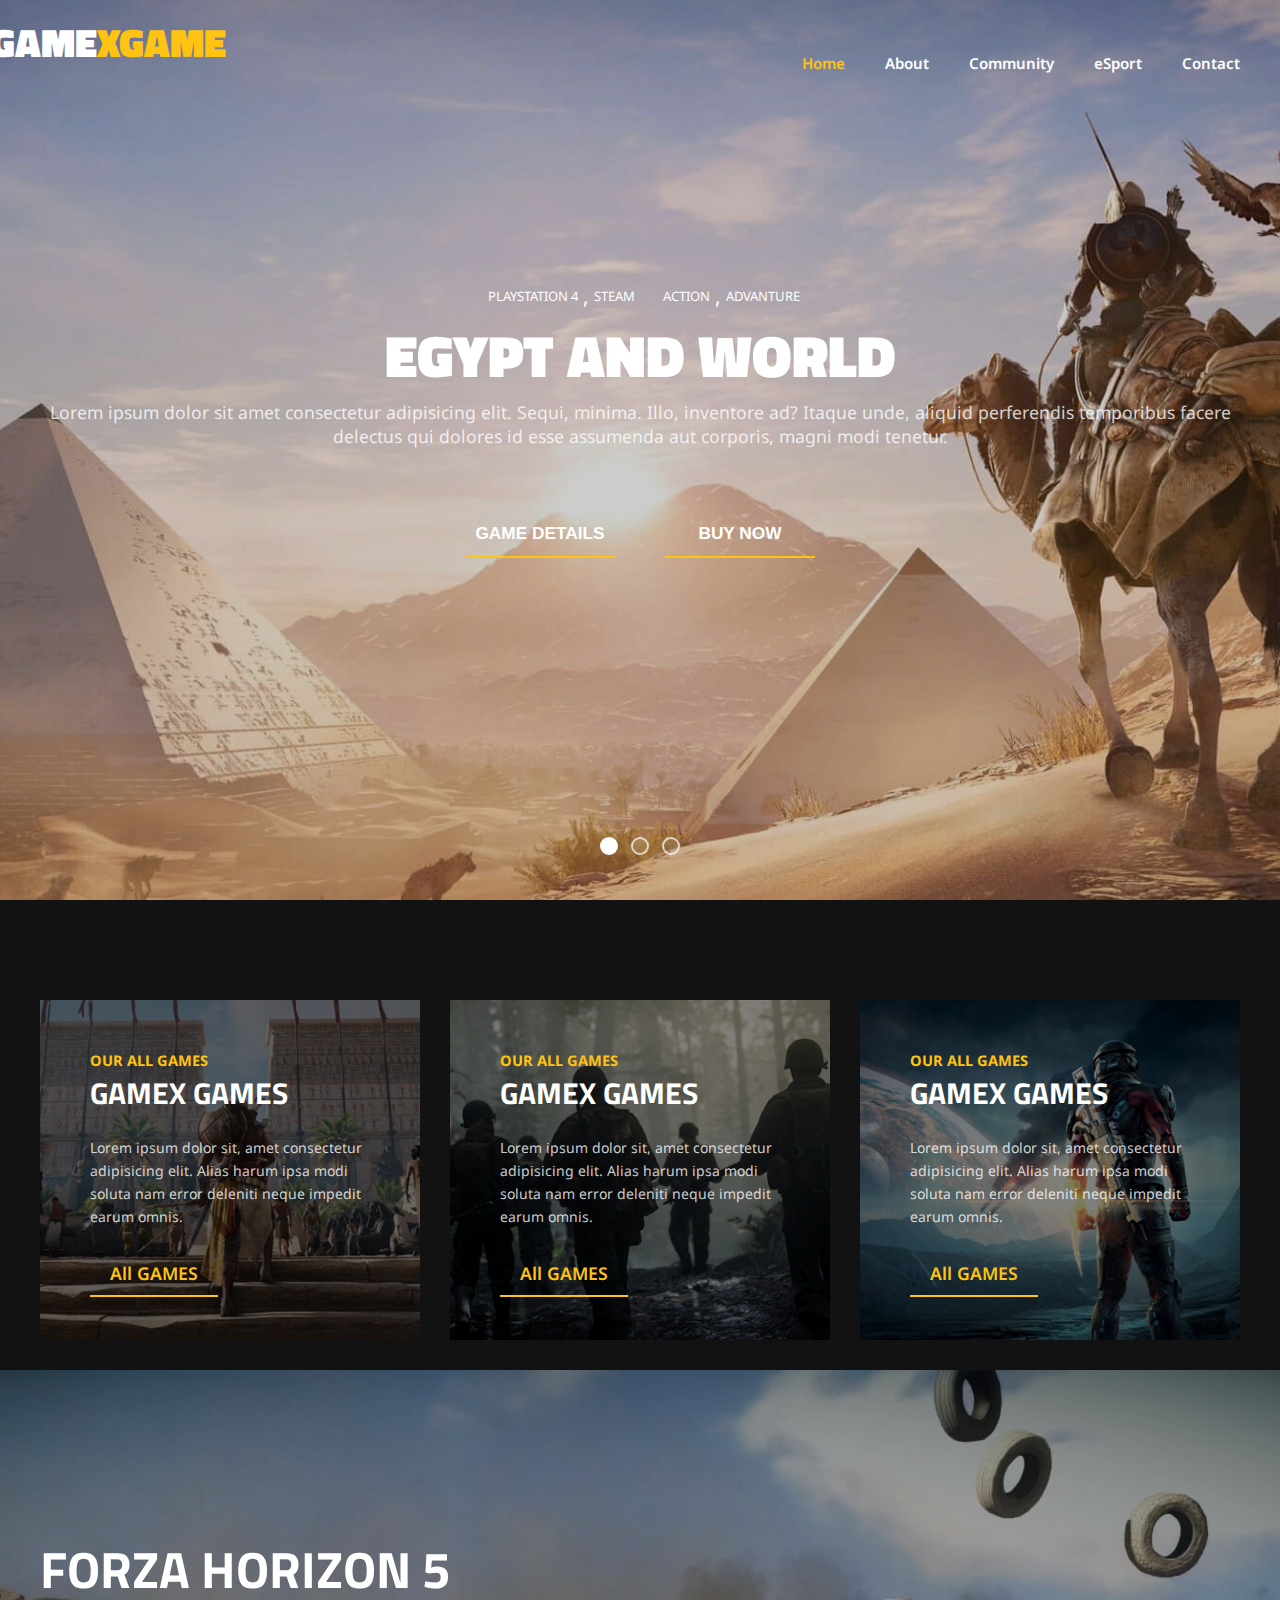
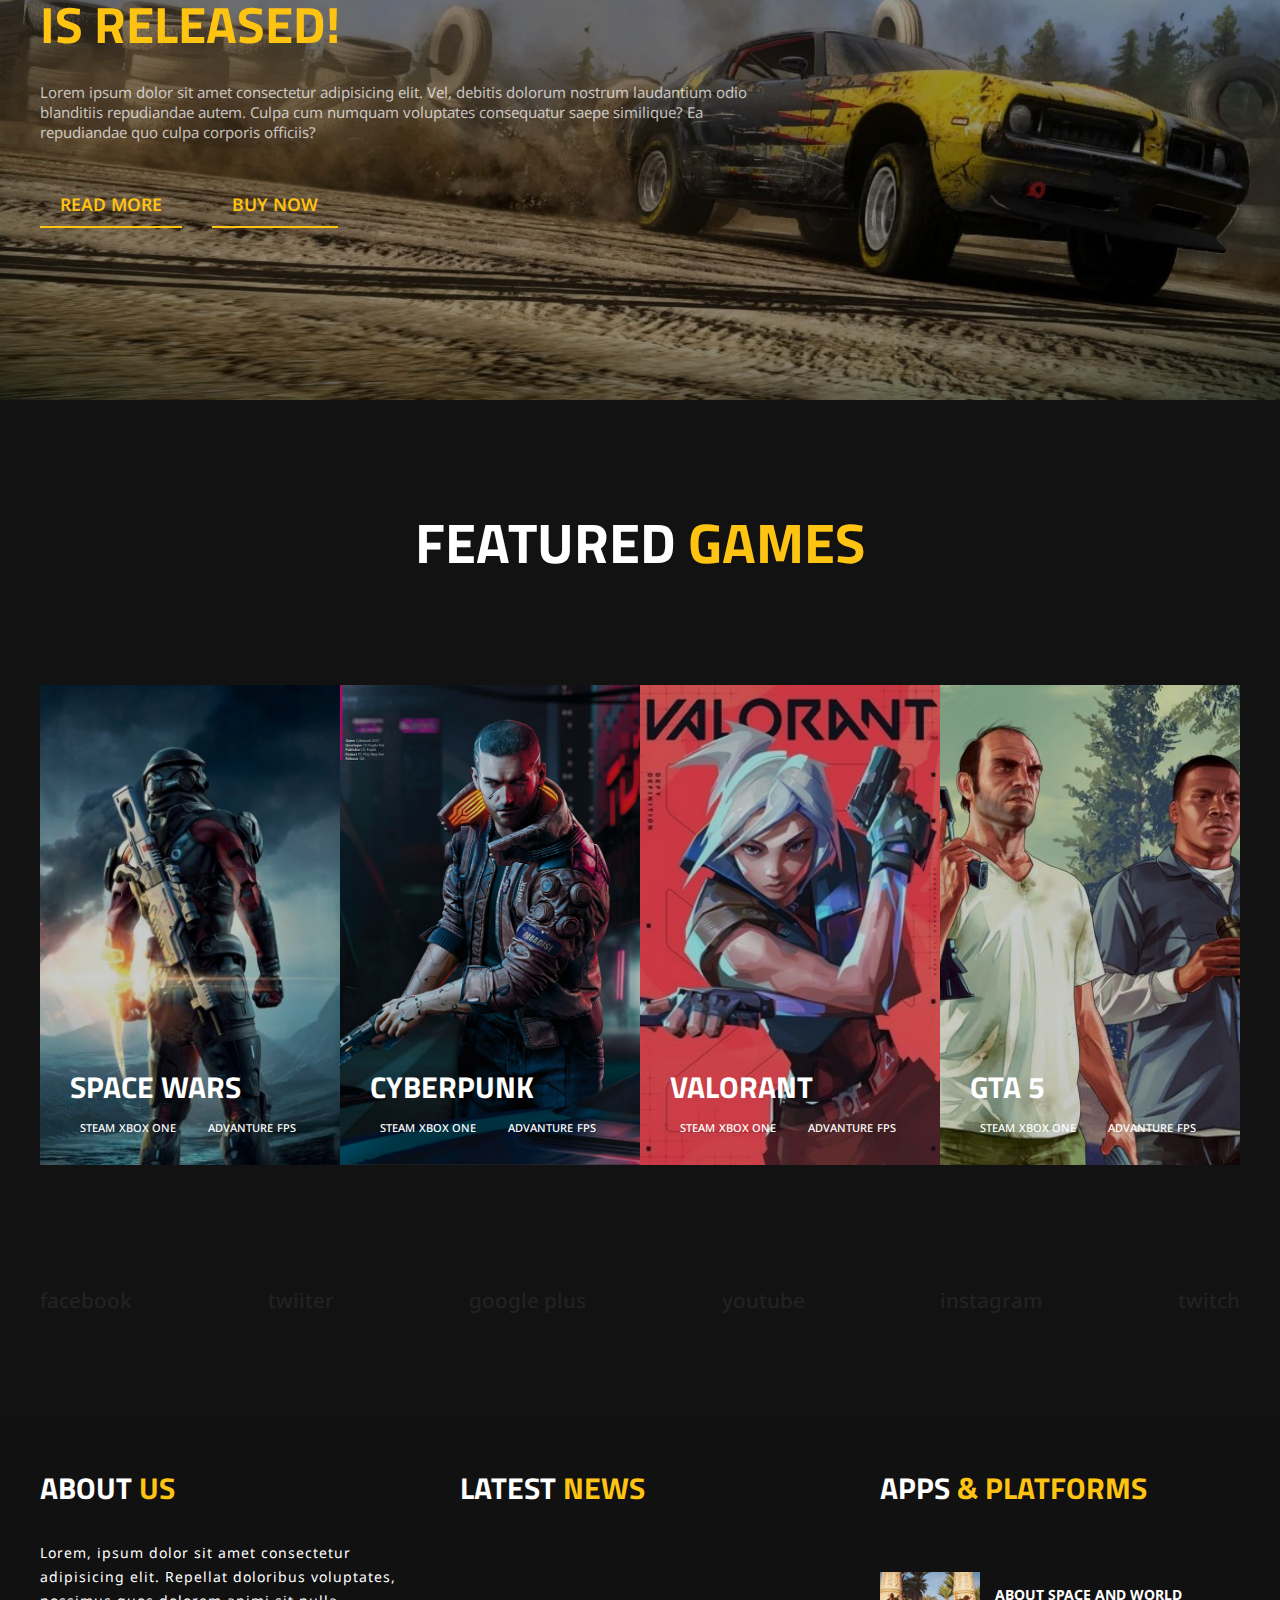
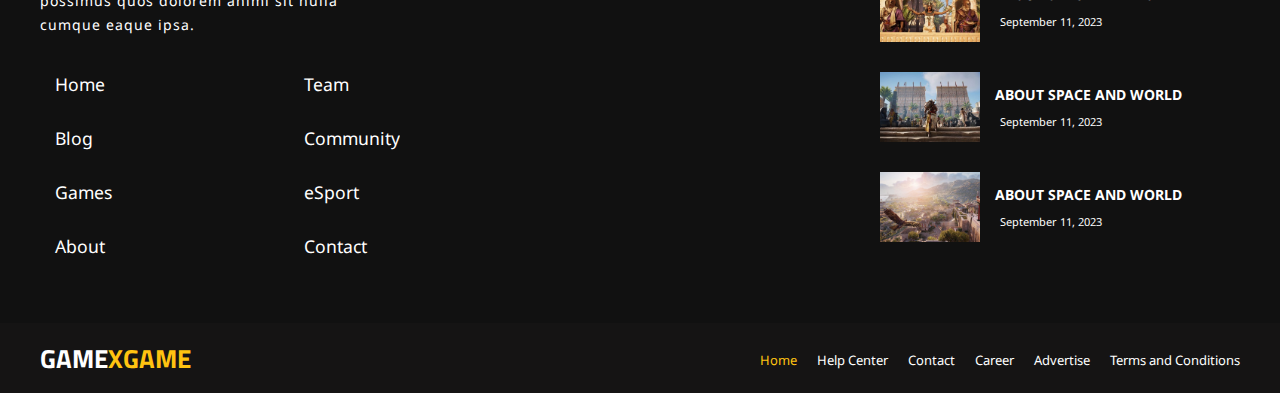
<file: Code/index.html>
<!DOCTYPE html>
<html lang="en">

<head>
    <meta charset="UTF-8">
    <meta name="viewport" content="width=device-width, initial-scale=1.0">
    <title>GAMEXGAME</title>
    <link rel="stylesheet" href="style.css">
    <link rel="stylesheet" href="globle.css">
    <link rel="shortcut icon" href="img/favicon.png" type="image/x-icon">
    <link rel="stylesheet" href="https://cdnjs.cloudflare.com/ajax/libs/font-awesome/6.4.2/css/all.min.css"
        integrity="sha512-z3gLpd7yknf1YoNbCzqRKc4qyor8gaKU1qmn+CShxbuBusANI9QpRohGBreCFkKxLhei6S9CQXFEbbKuqLg0DA=="
        crossorigin="anonymous" referrerpolicy="no-referrer" />
    <!-- <link rel="stylesheet" href="responsive.css"> -->
    <style>
        /* Base styles (mobile-first) */
        * {
            box-sizing: border-box;
            margin: 0;
            padding: 0;
        }


        nav a {
            color: white;
            text-decoration: none;
        }

        /* Main content grid */
        .grid {
            display: grid;
            grid-template-columns: 1fr;
            gap: 1rem;
            padding: 2rem 0;
        }

        .card {
            background: #f4f4f4;
            padding: 1rem;
            border-radius: 8px;
        }

        /* Responsive images */
        img {
            max-width: 100%;
            height: auto;
        }

        /* Media Queries */
        @media (min-width: 768px) {

            /* Tablet styles */
            .grid {
                grid-template-columns: repeat(2, 1fr);
            }

            nav ul {
                justify-content: flex-end;
            }
        }

        @media (min-width: 1024px) {

            /* Desktop styles */
            .grid {
                grid-template-columns: repeat(3, 1fr);
            }

            body {
                font-size: 1.1rem;
            }
        }

        /* Mobile menu for smaller screens */
        @media (max-width: 480px) {
            nav ul {
                flex-direction: column;
                align-items: center;
                display: none;
            }

            .menu-toggle {
                display: block;
                color: white;
                text-align: center;
            }
        }

        :root {
            --dark-bg: #121212;
            --dark-surface: #1e1e1e;
            --dark-surface-2: #2d2d2d;
        }

        /* Base styles */
        body {
            background-color: var(--dark-bg);
        }
    </style>
</head>

<body>
    <!-- Nav Bar -->
    <header>
        <nav class="container">
            <div class="nav1 flex">
            </div>
            <div class="mainnav flex">
                <div class="logo">
                    <h1><a href="/">GAME<span>XGAME</span></a></h1>
                </div>
                <div class="navlist">
                    <ul class="flex">
                        <li><a href="/" class="active">Home</a></li>
                        <li><a href="about.html">About</a></li>
                        <!-- <li><a href="/">Blog</a></li> -->
                        <!-- <li><a href="/">Games<i class="fa-solid fa-angle-down"></i></a></li> -->
                        <li><a href="/">Community</a></li>
                        <li><a href="/">eSport</a></li>
                        <!-- <li><a href="/">Pages<i class="fa-solid fa-angle-down"></i></a></li> -->
                        <li><a href="/">Contact</a></li>
                    </ul>
                </div>
            </div>
        </nav>
        <div class="headercont container flex">
            <div class="labels flex">
                <div class="flex">
                    <i class="fa-solid fa-tv"></i>
                    <h3 class="flex">
                        <a href="/">PLAYSTATION 4</a>
                        <span>,</span>
                        <a href="/">STEAM</a>
                    </h3>
                </div>
                <div class="flex">
                    <i class="fa-solid fa-tags"></i>
                    <h3 class="flex">
                        <a href="/">ACTION</a>
                        <span>,</span>
                        <a href="/">ADVANTURE</a>
                    </h3>
                </div>
            </div>
            <h1 id="header_title" style="color: #ffffff;">EGYPT AND WORLD</h1>
            <p>Lorem ipsum dolor sit amet consectetur adipisicing elit. Sequi, minima. Illo, inventore ad? Itaque unde,
                aliquid perferendis temporibus facere delectus qui dolores id esse assumenda aut corporis, magni modi
                tenetur.</p>
            <div class="headbtn flex">
                <a href="/" id="d_btn1"><button class="button type1"></button></a>
                <a href="/" id="d_btn1"><button class="button type2"></button></a>
            </div>
        </div>
        <div class="dots flex">
            <div class="dot"></div>
            <div class="dot"></div>
            <div class="dot"></div>
        </div>
    </header>
    <!-- Hero Section -->
    <main>
        <div class="threebox container flex" style="margin-bottom: 30px;">
            <div class="cbox">
                <div class="dark"></div>
                <img src="img/box-1-bg.jpg" alt="title">
                <div class="cboxde">
                    <h5>OUR ALL GAMES</h5>
                    <h2>GAMEX GAMES</h2>
                    <p>Lorem ipsum dolor sit, amet consectetur adipisicing elit. Alias harum ipsa modi soluta nam error
                        deleniti neque impedit earum omnis.</p>
                    <a href="/">All GAMES</a>
                </div>
            </div>
            <div class="cbox">
                <img src="img/box-2-bg.jpg" alt="title">
                <div class="cboxde">
                    <h5>OUR ALL GAMES</h5>
                    <h2>GAMEX GAMES</h2>
                    <p>Lorem ipsum dolor sit, amet consectetur adipisicing elit. Alias harum ipsa modi soluta nam error
                        deleniti neque impedit earum omnis.</p>
                    <a href="/">All GAMES</a>
                </div>
            </div>
            <div class="cbox">
                <img src="img/box-3-bg.jpg" alt="title">
                <div class="cboxde">
                    <h5>OUR ALL GAMES</h5>
                    <h2>GAMEX GAMES</h2>
                    <p>Lorem ipsum dolor sit, amet consectetur adipisicing elit. Alias harum ipsa modi soluta nam error
                        deleniti neque impedit earum omnis.</p>
                    <a href="/">All GAMES</a>
                </div>
            </div>
        </div>
        <div class="newrelesed flex">
            <div class="container">
                <div class="newretitle">
                    <h2>Forza horizon 5</h2>
                    <h2>Is released!</h2>
                </div>
                <p>Lorem ipsum dolor sit amet consectetur adipisicing elit. Vel, debitis dolorum nostrum laudantium odio
                    blanditiis repudiandae autem. Culpa cum numquam voluptates consequatur saepe similique? Ea
                    repudiandae quo culpa corporis officiis?</p>
                <div class="flex">
                    <a href="/">read more</a>
                    <a href="/">buy now</a>
                </div>
            </div>
        </div>
        <div class="featuredgames container flex">
            <h2>featured&nbsp;<span>games</span></h2>
            <div class="fgamescards flex">
                <div class="fcard">
                    <img src="img/spacewars.jpg" alt="">
                    <div class="fcarddetails">
                        <h2>space wars</h2>
                        <div class="tegs2 flex">
                            <div class="teg flex">
                                <i class="fa-solid fa-tv"></i>
                                <h3 class="flex">
                                    <a href="/">steam</a>
                                    <a href="/">xbox one</a>
                                </h3>
                            </div>
                            <div class="teg flex">
                                <i class="fa-solid fa-tags"></i>
                                <h3 class="flex">
                                    <a href="/">advanture</a>
                                    <a href="/">fps</a>
                                </h3>
                            </div>
                        </div>
                    </div>
                    <div class="fhovercont">
                        <h2>Star wars</h2>
                        <p style="color: white; font-weight: 700; transition: .6s; font-size: 15px;" class="game_about">Star Wars Jedi:
                            Fallen Order is a singleplayer game.The story revolves around a survivor of Order 66, Cal
                            Kestis, who is on the run
                            from the Empire and its Inquisitors.</p>
                        <button class="play_button" style="font-weight: 600;">Play Now</button>
                    </div>
                </div>
                <div class="fcard">
                    <img src="img/cyberpunk.jpg" alt="">
                    <div class="fcarddetails">
                        <h2>cyberpunk</h2>
                        <div class="tegs2 flex">
                            <div class="teg flex">
                                <i class="fa-solid fa-tv"></i>
                                <h3 class="flex">
                                    <a href="/">steam</a>
                                    <a href="/">xbox one</a>
                                </h3>
                            </div>
                            <div class="teg flex">
                                <i class="fa-solid fa-tags"></i>
                                <h3 class="flex">
                                    <a href="/">advanture</a>
                                    <a href="/">fps</a>
                                </h3>
                            </div>
                        </div>
                    </div>
                    <div class="fhovercont">
                        <h2>cyberpunk</h2>
                        <p style="color: white; font-weight: 700; margin-bottom: 20px; font-size: 15px;" class="game_about">In Night
                            City, a mercenary known as V navigates a dystopian society in which the line between
                            humanity and technology becomes blurred</p>
                        <button class="play_button" style="font-weight: 600;">Play Now</button>
                    </div>
                </div>
                <div class="fcard">
                    <img src="img/WhatsApp Image 2025-02-05 at 13.21.39_44eebb98.jpg" alt="">
                    <div class="fcarddetails">
                        <h2>Valorant</h2>
                        <div class="tegs2 flex">
                            <div class="teg flex">
                                <i class="fa-solid fa-tv"></i>
                                <h3 class="flex">
                                    <a href="/">steam</a>
                                    <a href="/">xbox one</a>
                                </h3>
                            </div>
                            <div class="teg flex">
                                <i class="fa-solid fa-tags"></i>
                                <h3 class="flex">
                                    <a href="/">advanture</a>
                                    <a href="/">fps</a>
                                </h3>
                            </div>
                        </div>
                    </div>
                    <div class="fhovercont">
                        <h2>Valorant</h2>
                        <p style="color: white; font-weight: 700; margin-bottom: 20px; font-size: 15px;"
                            class="game_about">A free-to-play game, this takes inspiration from the Counter-Strike
                            series, borrowing several mechanics such as the buy menu, spray patterns,and inaccuracy
                            while moving.</p>
                        <button class="play_button" style="font-weight: 600;">Play Now</button>
                    </div>
                </div>
                <div class="fcard">
                    <img src="img/gta-5.jpg" alt="">
                    <div class="fcarddetails">
                        <h2>Gta 5</h2>
                        <div class="tegs2 flex">
                            <div class="teg flex">
                                <i class="fa-solid fa-tv"></i>
                                <h3 class="flex">
                                    <a href="/">steam</a>
                                    <a href="/">xbox one</a>
                                </h3>
                            </div>
                            <div class="teg flex">
                                <i class="fa-solid fa-tags"></i>
                                <h3 class="flex">
                                    <a href="/">advanture</a>
                                    <a href="/">fps</a>
                                </h3>
                            </div>
                        </div>
                    </div>
                    <div class="fhovercont">
                        <h2>Gta 5</h2>
                        <p style="color: white; font-weight: 700; margin-bottom: 20px; font-size: 15px;"
                        class="game_about">Grand Theft Auto V is an action-adventure game played from third person or first person persceptive</p>
                        <button class="play_button" style="font-weight: 600;">Play Now</button>
                    </div>
                </div>
        <div class="socialicons flex container">
            <div class="social">
                <i class="fa-brands fa-facebook-f"></i>
                <h3>facebook</h3>
            </div>
            <div class="social">
                <i class="fa-brands fa-twitter"></i>
                <h3>twiiter</h3>
            </div>
            <div class="social">
                <i class="fa-brands fa-google-plus-g"></i>
                <h3>google plus</h3>
            </div>
            <div class="social">
                <i class="fa-brands fa-youtube"></i>
                <h3>youtube</h3>
            </div>
            <div class="social">
                <i class="fa-brands fa-instagram"></i>
                <h3>instagram</h3>
            </div>
            <div class="social">
                <i class="fa-brands fa-twitch"></i>
                <h3>twitch</h3>
            </div>
        </div>
    </main>


    <footer>
        <section class="footersec container flex">
            <div class="footerh2 flex">
                <h2>about&nbsp;<span>us</span></h2>
                <h2>latest&nbsp;<span>news</span></h2>
                <h2>apps&nbsp;<span>& platforms</span></h2>
            </div>
            <div class="flex footermenu">
                <div class="faboutus">
                    <p>Lorem, ipsum dolor sit amet consectetur adipisicing elit. Repellat doloribus voluptates, possimus
                        quos dolorem animi sit nulla cumque eaque ipsa.</p>
                    <div class="flex">
                        <ul class="flex">
                            <li><a href="/"><i class="fa-solid fa-caret-right"></i>Home</a></li>
                            <li><a href="/"><i class="fa-solid fa-caret-right"></i>Blog</a></li>
                            <li><a href="/"><i class="fa-solid fa-caret-right"></i>Games</a></li>
                            <li><a href="/"><i class="fa-solid fa-caret-right"></i>About</a></li>
                        </ul>
                        <ul class="flex">
                            <li><a href="/"><i class="fa-solid fa-caret-right"></i>Team</a></li>
                            <li><a href="/"><i class="fa-solid fa-caret-right"></i>Community</a></li>
                            <li><a href="/"><i class="fa-solid fa-caret-right"></i>eSport</a></li>
                            <li><a href="/"><i class="fa-solid fa-caret-right"></i>Contact</a></li>
                        </ul>
                    </div>
                </div>
                <div class="latestnews">
                    <div class="fnews flex">
                        <div class="fnewscard flex">
                            <img src="img/blognews1.jpg" alt="">
                            <div class="fnewsdetails">
                                <h4>about space and world</h4>
                                <p><i class="fa-regular fa-clock"></i><span>September 11, 2023</span></p>
                            </div>
                        </div>
                        <div class="fnewscard flex">
                            <img src="img/blognews2.jpg" alt="">
                            <div class="fnewsdetails">
                                <h4>about space and world</h4>
                                <p><i class="fa-regular fa-clock"></i><span>September 11, 2023</span></p>
                            </div>
                        </div>
                        <div class="fnewscard flex">
                            <img src="img/blognews3.jpg" alt="">
                            <div class="fnewsdetails">
                                <h4>about space and world</h4>
                                <p><i class="fa-regular fa-clock"></i><span>September 11, 2023</span></p>
                            </div>
                        </div>
                    </div>
                </div>
        </section>
        <section class="copyrightsec flex">
            <div class="copyright container flex">
                <div class="flex">
                    <h2>game<span>xgame</span></h2>
                </div>
                <ul class="flex">
                    <li><a href="/" class="factive">Home</a></li>
                    <li><a href="/">Help Center</a></li>
                    <li><a href="/">Contact</a></li>
                    <li><a href="/">Career</a></li>
                    <li><a href="/">Advertise</a></li>
                    <li><a href="/">Terms and Conditions</a></li>
                </ul>
            </div>
        </section>
    </footer>


    <script src="script.js"></script>
</body>

</html>
</file>
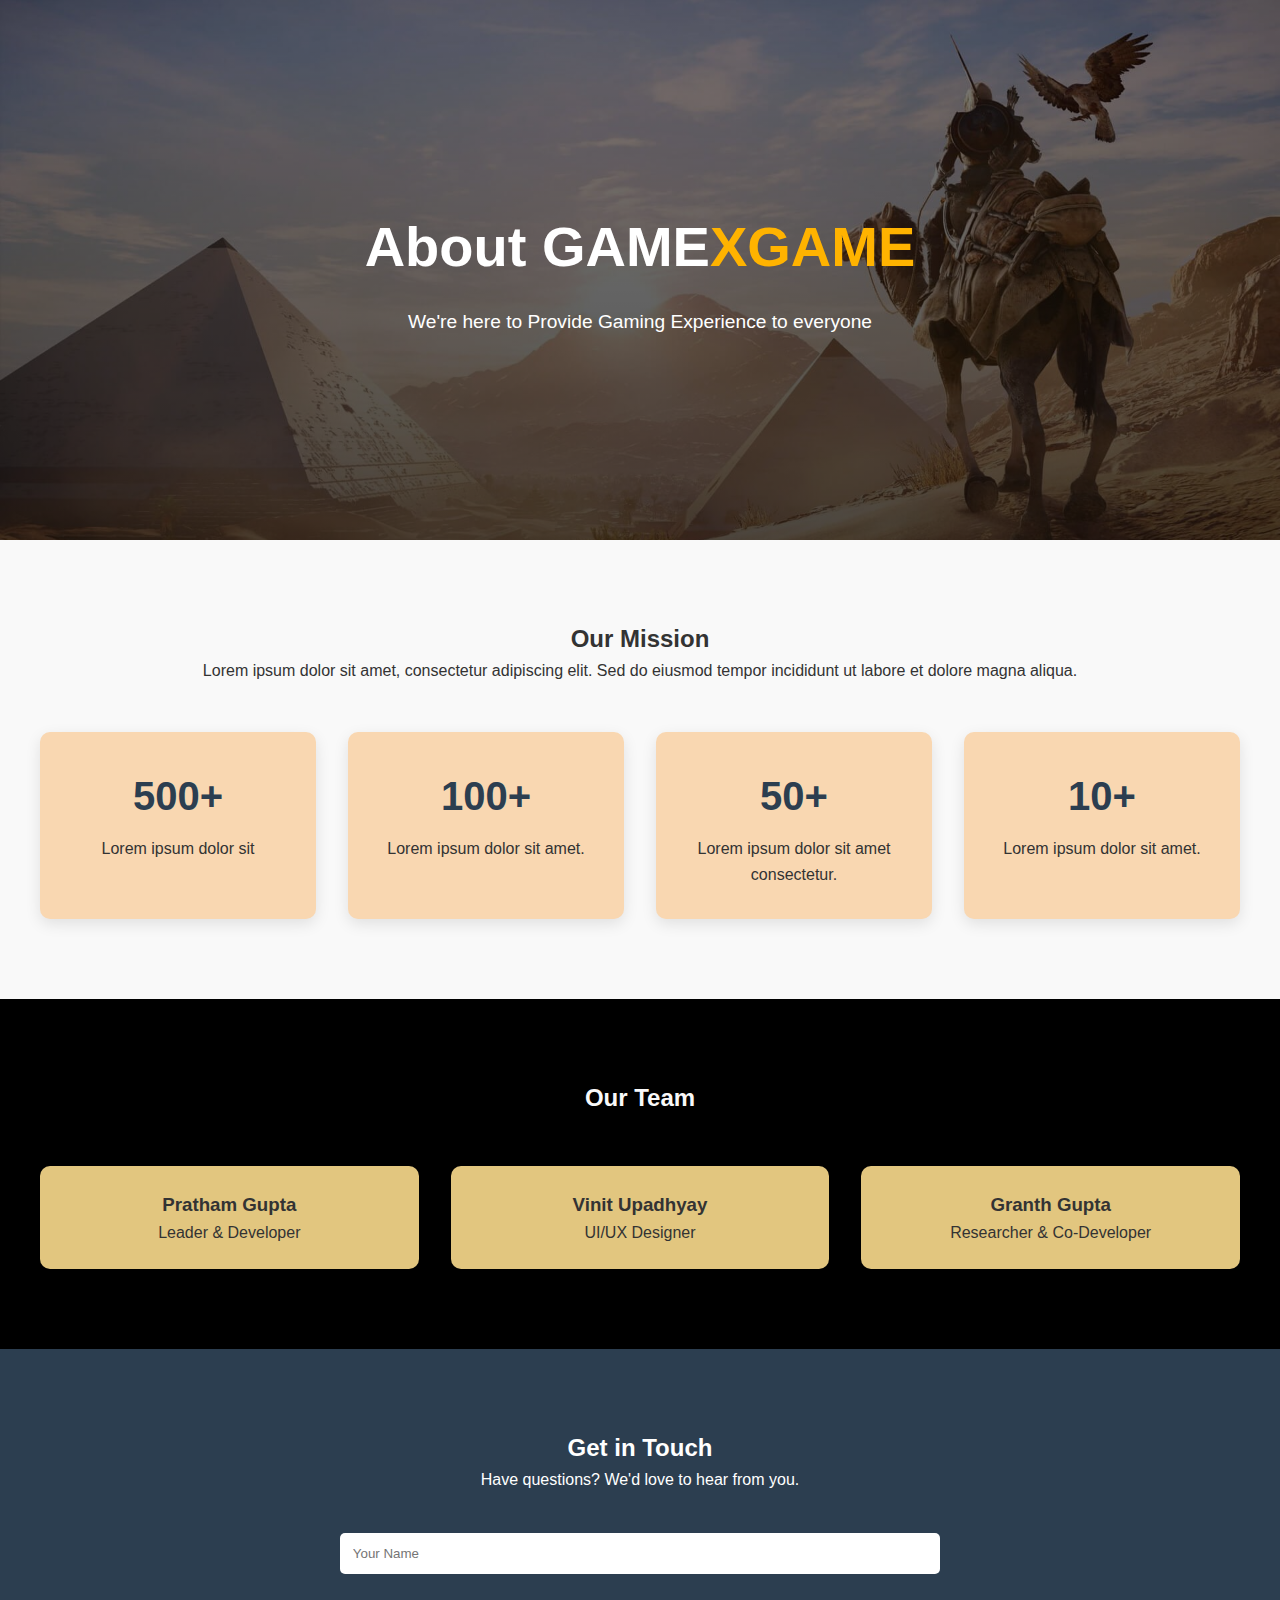
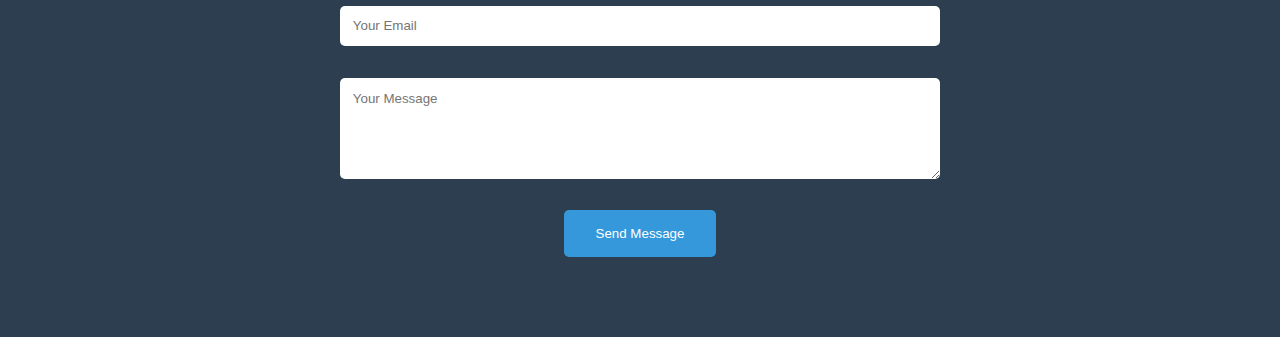
<file: Code/about.html>
<!DOCTYPE html>
<html lang="en">
<head>
    <title>GAMEXGAME</title>
    <meta charset="UTF-8">
    <meta name="viewport" content="width=device-width, initial-scale=1.0">
    <link rel="shortcut icon" href="img/favicon.png" type="image/x-icon">
    <style>
        * {
            margin: 0;
            padding: 0;
            box-sizing: border-box;
            font-family: 'Arial', sans-serif;
        }

        body {
            line-height: 1.6;
            color: #333;
            background-color: #000000;
        }

        .hero {
            background: linear-gradient(rgba(0, 0, 0, 0.5), rgba(0, 0, 0, 0.7)),
                        url(img/egypt-slider.jpg) center/cover;
            height: 60vh;
            display: flex;
            align-items: center;
            justify-content: center;
            text-align: center;
            color: white;
            padding: 0 20px;
        }

        .hero-content h1 {
            font-size: 3.5rem;
            margin-bottom: 1rem;
            animation: fadeInUp 1s ease;
        }

        .hero-content p {
            font-size: 1.2rem;
            max-width: 600px;
            margin: 0 auto;
            animation: fadeInUp 1s ease 0.2s;
        }

        .mission {
            padding: 5rem 2rem;
            background: #f9f9f9;
            text-align: center;
        }

        .mission-content {
            max-width: 1200px;
            margin: 0 auto;
        }

        .stats {
            display: grid;
            grid-template-columns: repeat(auto-fit, minmax(200px, 1fr));
            gap: 2rem;
            margin-top: 3rem;
        }

        .stat-item {
            padding: 2rem;
            background: rgb(249, 215, 177);
            border-radius: 10px;
            box-shadow: 0 5px 15px rgba(0,0,0,0.1);
            transition: transform 0.3s ease;
        }

        .stat-item:hover {
            transform: translateY(-5px);
        }

        .stat-number {
            font-size: 2.5rem;
            font-weight: bold;
            color: #2c3e50;
            margin-bottom: 0.5rem;
        }

        .team {
            padding: 5rem 2rem;
        }

        .team-grid {
            display: grid;
            grid-template-columns: repeat(auto-fit, minmax(250px, 1fr));
            gap: 2rem;
            max-width: 1200px;
            margin: 3rem auto 0;
        }

        .team-member {
            text-align: center;
            padding: 1.5rem;
            background: rgb(226, 198, 127);
            border-radius: 10px;
            box-shadow: 0 5px 15px rgba(0,0,0,0.1);
        }

        .team-member img {
            width: 150px;
            height: 150px;
            border-radius: 50%;
            margin-bottom: 1rem;
            object-fit: cover;
        }

        .contact {
            background: #2c3e50;
            color: white;
            padding: 5rem 2rem;
            text-align: center;
        }

        .contact-form {
            max-width: 600px;
            margin: 2rem auto 0;
        }

        .form-group {
            margin-bottom: 1.5rem;
        }

        .form-group input,
        .form-group textarea {
            width: 100%;
            padding: 0.8rem;
            border: none;
            border-radius: 5px;
            margin-top: 0.5rem;
        }

        .btn {
            background: #3498db;
            color: white;
            padding: 1rem 2rem;
            border: none;
            border-radius: 5px;
            cursor: pointer;
            transition: background 0.3s ease;
        }

        .btn:hover {
            background: #2980b9;
        }

        @keyframes fadeInUp {
            from {
                opacity: 0;
                transform: translateY(20px);
            }
            to {
                opacity: 1;
                transform: translateY(0);
            }
        }

        @media (max-width: 768px) {
            .hero-content h1 {
                font-size: 2.5rem;
            }

            .hero-content p {
                font-size: 1rem;
            }

            .stats {
                grid-template-columns: 1fr;
            }

            .team-grid {
                grid-template-columns: 1fr;
            }
        }
    </style>
</head>
<body>
    <section class="hero">
        <div class="hero-content">
            <h1>About GAME<span style="color: rgb(255, 179, 0);">XGAME</span></a></h1>
            <p>We're here to Provide Gaming Experience to everyone</p>
        </div>
    </section>

    <section class="mission">
        <div class="mission-content">
            <h2>Our Mission</h2>
            <p>Lorem ipsum dolor sit amet, consectetur adipiscing elit. Sed do eiusmod tempor incididunt ut labore et dolore magna aliqua.</p>
            
            <div class="stats">
                <div class="stat-item">
                    <div class="stat-number">500+</div>
                    <div class="stat-label">Lorem ipsum dolor sit </div>
                </div>
                <div class="stat-item">
                    <div class="stat-number">100+</div>
                    <div class="stat-label">Lorem ipsum dolor sit amet.</div>
                </div>
                <div class="stat-item">
                    <div class="stat-number">50+</div>
                    <div class="stat-label">Lorem ipsum dolor sit amet consectetur.</div>
                </div>
                <div class="stat-item">
                    <div class="stat-number">10+</div>
                    <div class="stat-label">Lorem ipsum dolor sit amet.</div>
                </div>
            </div>
        </div>
    </section>

    <section class="team">
        <h2 style="text-align: center; color: #f9f9f9;">Our Team</h2>
        <div class="team-grid">
            <div class="team-member">
                <h3>Pratham Gupta</h3>
                <p>Leader & Developer</p>
            </div>
            <div class="team-member">
                <h3>Vinit Upadhyay</h3>
                <p>UI/UX Designer</p>
            </div>
            <div class="team-member">
                <h3>Granth Gupta</h3>
                <p>Researcher & Co-Developer</p>
            </div>
        </div>
    </section>

    <section class="contact">
        <h2>Get in Touch</h2>
        <p>Have questions? We'd love to hear from you.</p>
        
        <form class="contact-form">
            <div class="form-group">
                <input type="text" placeholder="Your Name" required>
            </div>
            <div class="form-group">
                <input type="email" placeholder="Your Email" required>
            </div>
            <div class="form-group">
                <textarea placeholder="Your Message" rows="5" required></textarea>
            </div>
            <button type="submit" class="btn">Send Message</button>
        </form>
    </section>

    <script>
        // Add animation to stats when they come into view
        const stats = document.querySelectorAll('.stat-item');
        
        const observer = new IntersectionObserver((entries) => {
            entries.forEach(entry => {
                if (entry.isIntersecting) {
                    entry.target.style.transform = 'translateY(0)';
                    entry.target.style.opacity = '1';
                }
            });
        }, { threshold: 0.5 });

        stats.forEach(stat => {
            stat.style.opacity = '0';
            stat.style.transform = 'translateY(20px)';
            stat.style.transition = 'all 0.6s ease';
            observer.observe(stat);
        });

        // Form submission handler
        document.querySelector('.contact-form').addEventListener('submit', function(e) {
            e.preventDefault();
            // Add your form submission logic here
            alert('Form submitted successfully!');
        });
    </script>
</body>
</html>
</file>
<file: Code/style.css>
@import url('https://fonts.googleapis.com/css2?family=Noto+Sans:wght@300;400;500;600;700&family=Titillium+Web:wght@900&display=swap');

* {
    margin: 0;
    padding: 0;
    box-sizing: border-box;
}

body {
    background-color: #FFFFFF;
    font-family: 'Noto Sans', sans-serif;
}

header {
    position: relative;
    width: 100%;
    height: 100vh;
    /* height: 100vw; */
    background: url('img/egypt-slider.jpg') no-repeat center center/cover;
}

header:before {
    content: '';
    display: block;
    position: absolute;
    left: 0;
    top: 0;
    width: 100%;
    height: 100%;
    z-index: 1;
    background: #000000;
    opacity: 0.2;
}

.nav1 {
    width: 100%;
    justify-content: end;
    padding: 30px;
    padding-bottom: 10px;
    gap: 30px;
}

.icons {
    gap: 18px;
    z-index: 2;
}

.icons i {
    color: #fff;
    cursor: pointer;
}

.icons i:hover {
    color: var(--main-color);
}

.lsbtn button {
    border: none;
    color: #fff;
    background-color: var(--main-color);
    padding: 8px 16px;
    font-size: 13px;
    font-weight: 600;
    z-index: 2;
    transition: 0.3s linear;
    cursor: pointer;
}

.lsbtn button:nth-child(1) {
    border-top-left-radius: 50px;
    border-bottom-left-radius: 50px;
    border-right: 1px solid #999;
}

.lsbtn button:nth-child(2) {
    border-top-right-radius: 50px;
    border-bottom-right-radius: 50px;
}

.lsbtn button:hover {
    background-color: #fff;
    color: black;
}

.mainnav {
    justify-content: space-between;
}

.logo {
    margin-left: -50px;
    margin-top: -30px;
    z-index: 2;
}

.logo h1 a {
    font-family: var(--font-family);
    font-size: 40px;
    font-weight: 800;
    color: #fff;
    transition: 0.3s linear;
}

.logo h1 a span {
    color: var(--main-color);
}

.logo h1 a:hover {
    color: var(--main-color);
}

.logo h1 a:hover span {
    color: #fff;
}

.navlist {
    z-index: 2;
    margin-top: 10px;
}

.navlist ul {
    gap: 40px;
}

.navlist ul li a {
    color: #fff;
    font-size: 15px;
    font-weight: 600;
    transition: 0.3s linear;
}

.navlist ul li .active {
    color: var(--main-color);
}

.navlist ul li a i {
    margin-left: 5px;
    font-size: 10px;
}

.navlist ul li a:hover {
    color: var(--main-color);
}

.headercont {
    padding-top: 13rem;
    justify-content: center;
    flex-direction: column;
    z-index: 2;
}

.labels {
    gap: 20px;
    z-index: 2;
}

.labels i {
    color: #ffc311ff;
    font-size: 16px;
    margin-right: 8px;
}

.labels h3 {
    gap: 5px;
}

.labels h3 a {
    font-size: 13px;
    font-weight: 400;
    color: #fff;
}

.labels h3 span {
    color: #fff;
    font-weight: 400;
}

.labels h3 a:hover {
    color: var(--main-color);
}


.headercont h1 {
    font-family: var(--font-family);
    z-index: 2;
    font-size: 4.6vw;
    font-weight: 900;
    color: #fff;
}

.headercont p {
    z-index: 2;
    text-align: center;
    color: #ffffffc7;
}

.headbtn {
    z-index: 2;
    margin: 60px 0;
    gap: 50px;
}

.button {
    height: 50px;
    width: 150px;
    border: none;
    cursor: pointer;
    position: relative;
    background-color: transparent;
    border-bottom: 2px solid var(--main-color);
    overflow: hidden;
    transition: all 0.5s ease-in-out;
}

.button:hover {
    box-shadow: 0.5px 0.5px 150px #252525;
}

.type1::after,
.type2::after {
    content: 'CLICK';
    height: 50px;
    width: 150px;
    background-color: var(--main-color);
    color: #fff;
    position: absolute;
    top: 0;
    left: 0;
    transform: translateY(50px);
    font-size: 1.2rem;
    font-weight: 600;
    display: flex;
    align-items: center;
    justify-content: center;
    transition: all 0.5s ease-in-out;
}

.type1::before,
.type2::before {
    content: 'GAME DETAILS';
    height: 50px;
    width: 150px;
    color: #fff;
    position: absolute;
    top: 0;
    left: 0;
    transform: translateY(0px) scale(1.2);
    font-size: 0.9rem;
    font-weight: 600;
    display: flex;
    align-items: center;
    justify-content: center;
    transition: all .5s ease-in-out;
}

.type2::before {
    content: 'BUY NOW';
}

.type1:hover::after,
.type2:hover::after {
    transform: translateY(0) scale(1.2);
}

.type1:hover::before,
.type2:hover::before {
    transform: translateY(-50px) scale(0) rotate(120deg);
}

.dots {
    z-index: 2;
    position: absolute;
    bottom: 5%;
    left: 50%;
    transform: translateX(-50%);
    gap: 13px;
}

.dot {
    width: 18px;
    height: 18px;
    border-radius: 50%;
    border: 2px solid rgba(255, 255, 255, 0.7);
    transition: 0.2s linear;
    cursor: pointer;
}

.dot:hover {
    background-color: #fff;
}

/* main start */

.threebox {
    width: 100%;
    gap: 30px;
}

.cbox {
    position: relative;
    width: 33%;
    height: 340px;
    margin-top: 100px;
}

.cbox img {
    width: 100%;
    height: 100%;
    object-fit: cover;
}

.cbox::before {
    content: '';
    display: block;
    position: absolute;
    left: 0;
    top: 0;
    width: 100%;
    height: 100%;
    z-index: 1;
    background: #000000;
    opacity: 0.5;
}

.cboxde {
    position: absolute;
    top: 0;
    left: 0;
    z-index: 2;
    color: #fff;
    padding: 50px;
}

.cboxde h5 {
    color: var(--main-color);
}

.cboxde h2 {
    font-family: var(--font-family);
    font-size: 30px;
}

.cboxde p {
    font-size: 14px;
    margin: 20px 0;
    margin-bottom: 33px;
    line-height: 23px;
    color: #ffffffca;
}

.cboxde a {
    padding: 10px 20px;
    font-weight: 600;
    color: var(--main-color);
    cursor: pointer;
    position: relative;
    background-color: transparent;
    border-bottom: 2px solid var(--main-color);
    overflow: hidden;
    transition: all .5s ease-in-out;
    z-index: 9;
}

.cboxde a::before {
    content: '';
    position: absolute;
    width: 100%;
    height: 0%;
    bottom: 0;
    left: 0;
    display: block;
    background-color: var(--main-color);
    z-index: -1;
    transition: .3s;
}

.cboxde a:hover::before {
    height: 100%;
}

.cboxde a:hover {
    color: black;
    font-weight: 600;
}

.filter {
    justify-content: center;
    gap: 30px;
}

.filter button {
    margin-top: 100px;
    margin-bottom: 40px;
    font-size: 15px;
    font-weight: 600;
    padding: 15px 23px;
    border: 2px solid var(--main-color);
    background: transparent;
    color: var(--main-color);
    cursor: pointer;
    transition: .2s linear;
}

.filter button:hover {
    background-color: var(--main-color);
    color: black;
}

.filter .active {
    background-color: var(--main-color);
    color: black;
}


.gamecards {
    flex-wrap: wrap;
    justify-content: space-between;
    overflow: hidden;
}

.card {
    margin-top: 30px;
    min-width: 280px;
    max-width: 280px;
    height: auto;
    transition: .3s linear;
}

.cardimg {
    position: relative;
    width: 100%;
    height: 360px;
    box-shadow: 0 0 10px #777;
}

.cardimg img {
    width: 100%;
    height: 100%;
    object-fit: cover;
}

.tegs {
    position: absolute;
    bottom: 6%;
    right: 6%;
}

.tegs a {
    text-transform: uppercase;
    color: #fff;
    font-size: 12px;
    margin-right: 5px;
}

.tegs i {
    color: var(--main-color);
}

.cardinfo h2 {
    width: 100%;
    font-family: var(--font-family);
    text-transform: uppercase;
    color: #222;
    margin-top: 10px;
    cursor: pointer;
    text-overflow: ellipsis;
    overflow: hidden;
    text-wrap: nowrap;
    transition: .3s linear;
}

.card:hover h2 {
    color: var(--main-color);
}

.playteg {
    gap: 10px;
}

.playteg i {
    color: var(--main-color);
    font-size: 14px;
}

.playteg h3 {
    gap: 2px;
}

.playteg h3 a {
    text-transform: uppercase;
    font-size: 13px;
    color: #888;
    font-weight: 500;
    transition: .2s linear;
}

.playteg h3 span {
    color: #888;
    font-weight: 400;
}

.cardinfo p {
    font-size: 14px;
    color: #666;
    margin: 5px 0;
}

.allgamebtn {
    justify-content: center;
}

.allgamebtn a button {
    margin: 50px auto;
    font-size: 16px;
    font-weight: 600;
    padding: 15px 20px;
    background-color: transparent;
    border: 2px solid var(--main-color);
    cursor: pointer;
    color: var(--main-color);
    transition: .3s linear;
}

.allgamebtn a button:hover {
    background-color: var(--main-color);
    color: #fff;
}

.gamesearch {
    margin-top: 80px;
    position: relative;
    width: 100%;
    height: 180px;
    background: url('img/gamesearchbg.jpg') no-repeat center center/cover;
}

.gamesearch::before {
    content: '';
    display: block;
    position: absolute;
    width: 100%;
    height: 100%;
    left: 0;
    top: 0;
    background-color: var(--main-color);
    opacity: 0.7;
}

.gamesearch div {
    gap: 30px;
}

.gamesearch h2 {
    text-transform: uppercase;
    font-family: var(--font-family);
    color: #fff;
    font-size: 30px;
    z-index: 2;
}

.gamesearch form {
    z-index: 2;
    gap: 30px;
}

.gamesearch form input,
.gamesearch form select,
.gamesearch form button {
    position: relative;
    padding: 18px 25px;
    border: 2px solid #fff;
    background-color: transparent;
    outline: none;
    color: #fff;
    cursor: pointer;
}

.gamesearch form input::-webkit-input-placeholder {
    color: #fff;
}

.gamesearch form button {
    padding: 16px 25px;
    background-color: #fff;
    color: var(--main-color);
    font-weight: 600;
    transition: .2s linear;
}

.gamesearch form button:hover {
    background-color: #666;
    border-color: #666;
}

.gamesearch form select option {
    background-color: #fff;
    color: #333;
}

.newrelesed {
    position: relative;
    width: 100%;
    height: 70vh;
    background: url('img/harizonrace.jpg') no-repeat center center/cover;
    z-index: 1;
    justify-content: left;
    align-items: left;
    flex-direction: column;
}

.newrelesed::before {
    content: '';
    position: absolute;
    top: 0;
    left: 0;
    width: 100%;
    height: 100%;
    background-color: #000000;
    opacity: .4;
    z-index: -1;
}

.newretitle {
    margin-bottom: 30px;
}

.newretitle h2 {
    text-transform: uppercase;
    font-family: var(--font-family);
    z-index: 9;
    color: #fff;
    font-size: 3.2rem;
    line-height: 55px;
}

.newretitle h2:last-child {
    color: var(--main-color);
}

.newrelesed p {
    padding-right: 30rem;
    margin-bottom: 40px;
    color: #ffffffb3;
    font-size: 15px;
}

.newrelesed div {
    gap: 30px;
}

.newrelesed div a {
    text-transform: uppercase;
    padding: 10px 20px;
    font-weight: 600;
    color: var(--main-color);
    cursor: pointer;
    position: relative;
    background-color: transparent;
    border-bottom: 2px solid var(--main-color);
    overflow: hidden;
    transition: all .5s ease-in-out;
    z-index: 9;
}

.newrelesed div a::before {
    content: '';
    position: absolute;
    width: 100%;
    height: 0%;
    bottom: 0;
    left: 0;
    display: block;
    background-color: var(--main-color);
    z-index: -1;
    transition: .3s;
}

.newrelesed div a:hover::before {
    height: 100%;
}

.newrelesed div a:hover {
    color: black;
}

.featuredgames {
    width: 100%;
    flex-direction: column;
}

.featuredgames h2 {
    margin-top: 100px;
    font-family: var(--font-family);
    font-size: 3.5rem;
    color: rgb(255, 255, 255);
    text-transform: uppercase;
}

.featuredgames h2 span {
    color: var(--main-color);
}

.fgamescards {
    width: 100%;
    justify-content: space-between;
    flex-wrap: wrap;
    margin-top: 60px;
}

.fcard {
    position: relative;
    min-width: 31.2%;
    max-width: 31.2%;
    height: 480px;
    margin-top: 40px;
    overflow: hidden;
    cursor: pointer;
}

.fcard img {
    width: 100%;
    height: 100%;
    object-fit: cover;
    background-position: center;
    background-repeat: no-repeat;
    position: relative;
}

.fcard::before {
    content: '';
    position: absolute;
    width: 100%;
    height: 100%;
    bottom: 0;
    left: 0;
    display: block;
    background-color: #000000;
    z-index: 1;
    transition: .3s;
    opacity: 0.2;
}

.fcarddetails {
    position: absolute;
    bottom: 0;
    left: 0;
    padding: 30px;
    z-index: 2;
    transition: .5s linear;
}

.fcarddetails h2 {
    text-transform: uppercase;
    font-family: var(--font-family);
    font-size: 30px;
    color: #fff;
}

.fcarddetails i {
    color: var(--main-color);
    font-size: 14px;
}

.fcarddetails h3 {
    gap: 2px;
}

.fcarddetails h3 a {
    text-transform: uppercase;
    font-size: 11px;
    color: #fff;
    font-weight: 500;
    transition: .2 linear;
    margin-right: 2px;
}

.tegs2 {
    gap: 20px;
    margin-top: 10px;
}

.teg {
    gap: 10px;
}

.fcarddetails h3 a:hover {
    color: var(--main-color);
}

.fcard::after {
    content: '';
    position: absolute;
    width: 100%;
    height: 0;
    top: 0;
    left: 0;
    display: block;
    background-color: var(--main-color);
    z-index: 1;
    transition: .7s;
    opacity: .5;
}

.fcard:hover::after {
    height: 100%;
}

.fcard:hover .fcarddetails {
    bottom: -150px;
}

.fhovercont {
    position: absolute;
    top: 50%;
    left: -850px;
    transform: translate(-50%, -50%);
    z-index: 9;
    transition: .6s cubic-bezier(0.075, 0.82, 0.165, 1);
}

.fhovercont h2 {
    padding: 30px;
    color: #fff;
    font-size: 30px;
    text-overflow: ellipsis;
    text-wrap: nowrap;
}

.game_about{
    text-overflow: ellipsis;
    text-wrap: wrap;
}

.fcard:hover .fhovercont {
    left: 50%;
}


.blogandnews {
    margin-top: 12rem;
    width: 100%;
    height: 85vh;
    background-color: #e7eef3;
    justify-content: center;
}

.blogandnews h2 {
    font-family: var(--font-family);
    font-size: 3.5rem;
    color: #222;
    text-transform: uppercase;
    text-align: center;
    margin-bottom: 80px;
}

.blogandnews h2 span {
    color: var(--main-color);
}

.threecards {
    gap: 30px;
    overflow: hidden;
    margin-bottom: 30px;
}

.tcard {
    width: 400px;
}

.tcard img {
    width: 100%;
    height: 250px;
    object-fit: cover;
}

.tcarddetails h3 {
    text-transform: uppercase;
    font-family: var(--font-family);
    font-size: 25px;
    color: #222;
    margin: 12px 0;
}

.tcarddetails p {
    color: #252525;
    font-size: 15px;
}

.postby {
    gap: 20px;
    margin: 10px 0;
}

.postby div {
    gap: 5px;
}

.postby i {
    color: #a19494;
}

.postby h5 {
    color: #666;
}

.posttime {
    gap: 5px;
}

.posttime i {
    color: var(--main-color);
}

.posttime h5 {
    color: #555;
}

.aboutus {
    position: relative;
    width: 100%;
    height: 70vh;
    background: url('img/backgroundgameimg.jpg') no-repeat center center/cover;
    z-index: 1;
}

.aboutus::before {
    content: '';
    position: absolute;
    width: 100%;
    height: 100%;
    top: 0;
    left: 0;
    background-color: #000000;
    opacity: 0.5;
}

.aboutusdetails {
    width: 40%;
}

.aboutusdetails p {
    padding: 0;
}

.aboutusimg {
    width: 60%;
    height: 400px;
}

.aboutusimg img {
    width: 100%;
    height: 100%;
    object-fit: cover;
    box-shadow: 0 0 10px var(--main-color);
}

.gameshop {
    justify-content: center;
    flex-direction: column;
}

.gameshop h2 {
    font-family: var(--font-family);
    margin-top: 10rem;
    text-transform: uppercase;
    font-size: 3.5rem;
    color: #222;
    margin-bottom: 70px;
}

.gameshop h2 span {
    color: var(--main-color);
}

.shopcards {
    width: 100%;
    justify-content: space-between;
}

.scard {
    min-width: 370px;
    max-width: 370px;
    overflow: hidden;
}

.scard img {
    width: 100%;
    height: 320px;
    object-fit: cover;
    box-shadow: 0 0 30px #0000001d;
}

.scard h3 {
    text-transform: uppercase;
    font-family: var(--font-family);
    font-size: 25px;
    color: #222;
    margin-top: 20px;
}

.scard h3:last-child {
    color: var(--main-color);
    margin: 0;
}

.socialicons {
    width: 100%;
    height: 250px;
    justify-content: space-between;
}

.social {
    text-align: center;
    cursor: pointer;
}

.social i {
    font-size: 2.5rem;
    color: var(--main-color);
}

.social h3 {
    color: #222;
    font-weight: 500;
    margin-top: 20px;
    transition: .3s linear;
}

.social:hover h3 {
    color: var(--main-color);
}


/* footer start */

footer {
    background-color: #111111;
    height: auto;
}

.footersec {
    width: 100%;
    height: 100%;
    padding: 50px 0;
    justify-content: center;
    color: #fff;
    flex-direction: column;
}

.footerh2 {
    width: 100%;
    align-items: flex-start;
    justify-content: space-between;
    margin-bottom: 30px;
}

.footerh2 h2 {
    font-family: var(--font-family);
    font-size: 30px;
    width: 30%;
    text-transform: uppercase;
}

.footerh2 h2 span {
    color: var(--main-color);
}


.footermenu {
    width: 100%;
    justify-content: space-between;
    align-items: flex-start;
}

.faboutus,
.latestnews,
.appsec {
    width: 30%;
    overflow: hidden;
}

.faboutus div {
    justify-content: space-between;
}

.faboutus p {
    font-size: 14px;
    letter-spacing: 1px;
    line-height: 24px;
}

.faboutus ul {
    flex-direction: column;
    margin-top: 20px;
    align-items: flex-start;
}

.faboutus ul li a {
    color: #fff;
    text-align: left;
    transition: 0.3s linear;
}

.faboutus ul li a i {
    color: var(--main-color);
    text-align: left;
    margin-right: 15px;
}

.faboutus ul li {
    padding: 15px 0;
}

.faboutus ul li a:hover {
    color: var(--main-color);
}

.latestnews,
.appsec {
    display: flex;
}

.fnews {
    flex-direction: column;
    align-items: flex-start;
    gap: 30px;
}

.fnewscard {
    align-items: flex-start;
    gap: 15px;
}

.fnewscard img {
    width: 100px;
    height: 70px;
    object-fit: cover;
}

.fnewsdetails h4 {
    text-transform: uppercase;
    font-size: 14px;
    margin-bottom: 10px;
}

.fnewsdetails p {
    font-size: 11px;
}

.fnewsdetails p i {
    color: var(--main-color);
    margin-right: 5px;
}

.platform {
    gap: 20px;
    flex-wrap: wrap;
}

.apps {
    border: 1px solid #555;
    padding: 15px 28px;
    gap: 15px;
    transition: .2s linear;
    cursor: pointer;
}

.apps i {
    font-size: 25px;
}

.apps h4 {
    font-size: 12px;
    font-weight: 700;
}

.apps h4:first-child {
    font-weight: 500;
}

.apps:hover {
    background-color: var(--main-color);
}

.copyrightsec {
    background-color: #151414;
    width: 100%;
    height: 70px;
    justify-content: space-between;
}

.copyright {
    width: 100%;
    color: #fff;
    justify-content: space-between;
}

.copyright h2 {
    font-family: var(--font-family);
    text-transform: uppercase;
}

.copyright h2 span {
    color: var(--main-color);
}

.copyright div {
    gap: 12px;
}

.copyright div p {
    font-size: 14px;
}

.copyright ul {
    gap: 20px;
}

.copyright ul li a {
    color: #fff;
    font-size: 13px;
    transition: .2s linear;
}

.copyright ul li a:hover {
    color: var(--main-color);
}

.copyright ul li .factive {
    color: var(--main-color);
}

.play_button {
    padding: 17px 40px;
    border-radius: 50px;
    cursor: pointer;
    border: 0;
    background-color: white;
    box-shadow: rgb(0 0 0 / 5%) 0 0 8px;
    letter-spacing: 1.5px;
    text-transform: uppercase;
    font-size: 15px;
    transition: all 0.5s ease;
    margin-top: 20px;
  }
  
  .play_button:hover {
    letter-spacing: 3px;
    background-color: hsl(0, 74%, 62%);
    color: hsl(0, 0%, 100%);
    box-shadow: rgb(220, 161, 24) 0px 7px 29px 0px;
  }
  
  .play_button:active {
    letter-spacing: 3px;
    background-color: hsl(261deg 80% 48%);
    color: hsl(0, 0%, 100%);
    box-shadow: rgb(93 24 220) 0px 0px 0px 0px;
    transform: translateY(10px);
    transition: 100ms;
  }

  /* Mobile First Approach */
@media screen and (max-width: 768px) {
    /* Navigation */
    .mainnav {
        flex-direction: column;
        padding: 1rem;
    }

    .navlist ul {
        flex-direction: column;
        align-items: center;
        gap: 1rem;
        padding: 1rem 0;
    }

    /* Header */
    .headercont {
        padding: 2rem 1rem;
        text-align: center;
    }

    .labels {
        flex-direction: column;
        gap: 1rem;
    }

    .headbtn {
        flex-direction: column;
        gap: 1rem;
    }

    /* Three Box Section */
    .threebox {
        flex-direction: column;
        gap: 2rem;
    }

    .cbox {
        width: 100%;
    }

    /* Featured Games */
    .fgamescards {
        flex-direction: column;
        gap: 2rem;
    }

    .fcard {
        width: 100%;
    }

    /* Social Icons */
    .socialicons {
        flex-wrap: wrap;
        justify-content: center;
        gap: 1rem;
    }

    .social {
        width: calc(50% - 1rem);
    }

    /* Footer */
    .footersec {
        flex-direction: column;
        gap: 2rem;
    }

    .footerh2 {
        flex-direction: column;
        text-align: center;
    }

    .footermenu {
        flex-direction: column;
        gap: 2rem;
    }

    .faboutus .flex {
        flex-direction: column;
        gap: 1rem;
    }

    .copyright {
        flex-direction: column;
        text-align: center;
        gap: 1rem;
    }

    .copyright ul {
        flex-direction: column;
        gap: 0.5rem;
    }
}

/* Tablet Styles */
@media screen and (min-width: 769px) and (max-width: 1024px) {
    .container {
        padding: 0 2rem;
    }

    .fgamescards {
        flex-wrap: wrap;
        justify-content: center;
        gap: 2rem;
    }

    .fcard {
        width: calc(50% - 1rem);
    }

    .social {
        width: calc(33.33% - 1rem);
    }

    .footermenu {
        flex-wrap: wrap;
        gap: 2rem;
    }
}

/* Large Screen Adjustments */
@media screen and (min-width: 1025px) {
    .container {
        max-width: 1200px;
        margin: 0 auto;
    }

    .fcard {
        flex: 1;
        min-width: 250px;
    }
}

/* Additional Responsive Utilities */
.img-responsive {
    max-width: 100%;
    height: auto;
}

/* Responsive Text */
@media screen and (max-width: 768px) {
    h1 {
        font-size: 1.8rem;
    }

    h2 {
        font-size: 1.5rem;
    }

    p {
        font-size: 0.9rem;
    }
}

/* Navigation Toggle for Mobile */
@media screen and (max-width: 768px) {
    .navlist {
        display: none;
    }

    .navlist.active {
        display: block;
    }

    /* Add a hamburger menu button */
    .nav-toggle {
        display: block;
        position: absolute;
        right: 1rem;
        top: 1rem;
        cursor: pointer;
    }
}

/* Fix aspect ratios for game cards */
.fcard img {
    aspect-ratio: 16/9;
    object-fit: cover;
}

/* Improve touch targets on mobile */
@media screen and (max-width: 768px) {
    button, 
    a {
        min-height: 44px;
        padding: 0.8rem;
    }
}

/* Responsive Grid System */
.grid {
    display: grid;
    gap: 1rem;
    grid-template-columns: repeat(auto-fit, minmax(250px, 1fr));
}
</file>
<file: Code/globle.css>
:root{
    --font-family: 'Titillium Web', sans-serif;
    --main-color: #ffc311;
}

.container{
    max-width: 1200px;
    margin: auto;
}

.flex{
    display: flex;
    align-items: center;
}

a{
    text-decoration: none;
}

li{
    list-style: none;
}
</file>
<file: Code/responsive.css>
/* Base responsive container */
.container {
    width: 90%;
    max-width: 1200px;
    margin: 0 auto;
    padding: 0 15px;
}

/* Navigation responsiveness */
@media (max-width: 768px) {
    .mainnav {
        flex-direction: column;
        align-items: center;
    }

    .navlist ul {
        flex-direction: column;
        align-items: center;
        padding: 0;
    }

    .navlist li {
        margin: 10px 0;
    }
}

/* Header content responsiveness */
@media (max-width: 992px) {
    .headercont {
        padding: 40px 20px;
        text-align: center;
    }

    .labels {
        flex-direction: column;
        gap: 15px;
    }

    .headbtn {
        flex-direction: column;
        gap: 15px;
    }
}

/* Game cards grid responsiveness */
.gamecards {
    display: grid;
    grid-template-columns: repeat(auto-fit, minmax(280px, 1fr));
    gap: 20px;
    padding: 20px;
}

/* Filter buttons responsiveness */
@media (max-width: 768px) {
    .filter {
        flex-wrap: wrap;
        justify-content: center;
        gap: 10px;
    }

    .filter button {
        width: calc(50% - 10px);
        margin: 5px;
    }
}

/* Game search form responsiveness */
@media (max-width: 992px) {
    .gamesearch form {
        flex-direction: column;
        gap: 15px;
    }

    .gamesearch input,
    .gamesearch select,
    .gamesearch button {
        width: 100%;
    }
}

/* Featured games section responsiveness */
.fgamescards {
    display: grid;
    grid-template-columns: repeat(auto-fit, minmax(250px, 1fr));
    gap: 20px;
}

/* Blog cards responsiveness */
@media (max-width: 992px) {
    .threecards {
        flex-direction: column;
        gap: 30px;
    }

    .tcard {
        width: 100%;
        max-width: 500px;
        margin: 0 auto;
    }
}

/* About us section responsiveness */
@media (max-width: 768px) {
    .aboutus .container {
        flex-direction: column;
        text-align: center;
    }

    .aboutusimg {
        width: 100%;
        margin-top: 30px;
    }
}

/* Game shop responsiveness */
.shopcards {
    display: grid;
    grid-template-columns: repeat(auto-fit, minmax(200px, 1fr));
    gap: 20px;
}

/* Social icons responsiveness */
@media (max-width: 768px) {
    .socialicons {
        flex-wrap: wrap;
        justify-content: center;
    }

    .social {
        width: calc(33.33% - 20px);
        margin: 10px;
    }
}

/* Footer responsiveness */
@media (max-width: 992px) {
    .footermenu {
        flex-direction: column;
        gap: 30px;
    }

    .footerh2 {
        flex-direction: column;
        text-align: center;
        gap: 20px;
    }

    .faboutus .flex {
        flex-direction: column;
        gap: 20px;
    }

    .copyright {
        flex-direction: column;
        text-align: center;
        gap: 20px;
    }

    .copyright ul {
        flex-wrap: wrap;
        justify-content: center;
        gap: 15px;
    }
}

/* Image responsiveness */
img {
    max-width: 100%;
    height: auto;
}
</file>
